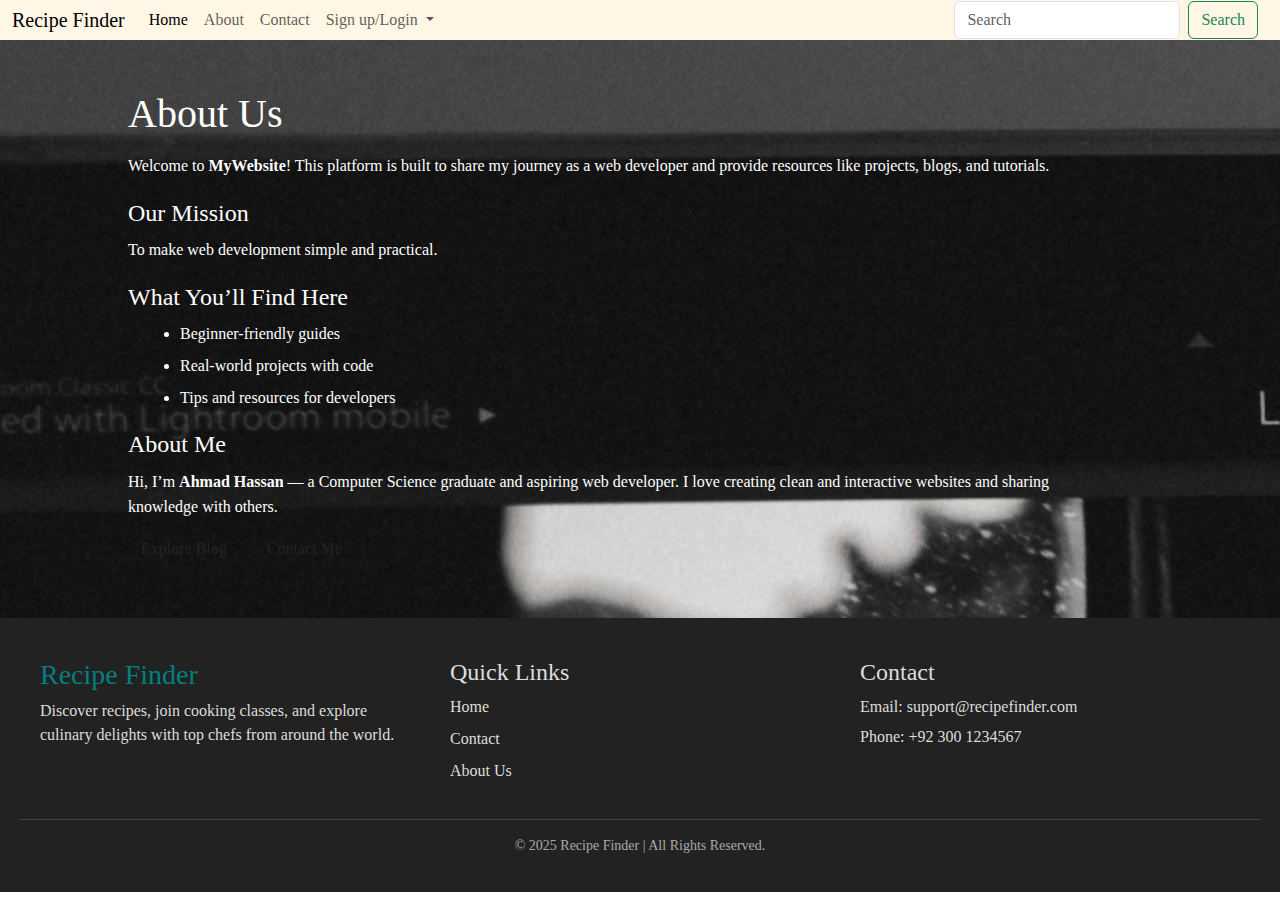
<file: about.html>
<!DOCTYPE html>
<html lang="en">

<head>
    <meta charset="UTF-8">
    <meta name="viewport" content="width=device-width, initial-scale=1.0">

         <title>Recipe Finder App</title>
    <link rel="stylesheet" href="a2.css">
    <link rel="stylesheet" href="./about.css">
    <link rel="stylesheet" href="	https://cdn.jsdelivr.net/npm/bootstrap@5.3.7/dist/css/bootstrap.min.css">
    <link href="https://cdn.jsdelivr.net/npm/bootstrap@5.3.7/dist/css/bootstrap.min.css" rel="stylesheet" integrity="sha384-LN+7fdVzj6u52u30Kp6M/trliBMCMKTyK833zpbD+pXdCLuTusPj697FH4R/5mcr" crossorigin="anonymous">


</head>
<body>
        <nav class="navbar navbar-expand-lg bg-body-tertiary" style= "padding: 0px;">
  <div class="container-fluid" style="background-color: #fff6e5; font-family: 'Times New Roman', Times, serif;" >
    <a class="navbar-brand"  href="#">Recipe Finder </a>
    <button class="navbar-toggler" type="button" data-bs-toggle="collapse" data-bs-target="#navbarSupportedContent" aria-controls="navbarSupportedContent" aria-expanded="false" aria-label="Toggle navigation">
      <span class="navbar-toggler-icon"></span>
    </button>
    <div class="collapse navbar-collapse" id="navbarSupportedContent">
      <ul class="navbar-nav me-auto mb-2 mb-lg-0">
        <li class="nav-item">
          <a class="nav-link active" aria-current="page" href="./index.html" >Home</a>
        </li>
        <li class="nav-item">
          <a class="nav-link" href="./about.html">About</a>
        </li>
         <li class="nav-item">
          <a class="nav-link" href="./contact.html">Contact</a>
        </li>
        <li class="nav-item dropdown">
          <a class="nav-link dropdown-toggle" href=""  role="button" data-bs-toggle="dropdown" aria-expanded="false">
            Sign up/Login
          </a>
          <ul class="dropdown-menu">
            <li><a class="dropdown-item" href="./signup.html">Sign up</a></li>
            <li><a class="dropdown-item" href="./login.html">Login</a></li>
            <li><hr class="dropdown-divider"></li>
            <li><a class="dropdown-item" href="./index.html">Explore As A Guest</a></li>
          </ul>
        </li>
       <!--- <li class="nav-item">
          <a class="nav-link disabled" aria-disabled="true">Disabled</a>
        </li>-->
      </ul>
      <form class="d-flex" role="search">
        <input class="form-control me-2" type="search" placeholder="Search" aria-label="Search"/>
        <button class="btn btn-outline-success" type="submit">Search</button>
      </form>
    </div>
  </div>
</nav>
    



    <section class="about">
     
        
    <div class="about-container">
      <div class="about-text">
        <h1>About Us</h1>
        <p>
          Welcome to <strong>MyWebsite</strong>!  
          This platform is built to share my journey as a web developer and provide
          resources like projects, blogs, and tutorials.  
        </p>

        <h2>Our Mission</h2>
        <p>
          To make web development simple and practical.  
        </p>

        <h2>What You’ll Find Here</h2>
        <ul>
          <li>Beginner-friendly guides</li>
          <li>Real-world projects with code</li>
          <li>Tips and resources for developers</li>
        </ul>

        <h2>About Me</h2>
        <p>
          Hi, I’m <strong>Ahmad Hassan</strong> — a Computer Science graduate and aspiring web developer.  
          I love creating clean and interactive websites and sharing knowledge with others.  
        </p>

        <a href="./about.html" class="btn">Explore Blog</a>
        <a href="./contact.html" class="btn btn-outline">Contact Me</a>
      </div>

      <div class="about-image">
        <!--<img src="./cooking3.jpg" alt="About Image">-->
      </div>
    </div>
  </section>


    <footer class="site-footer">
  <div class="footer-container">
    <div class="footer-about">
      <h3>Recipe Finder</h3>
      <p>Discover recipes, join cooking classes, and explore culinary delights with top chefs from around the world.</p>
    </div>

    <div class="footer-links">
      <h4>Quick Links</h4>
      <ul>
        <li><a href="./index.html">Home</a></li>
        <li><a href="./contact.html">Contact</a></li>
        <li><a href="./about.html">About Us</a></li>
      </ul>
    </div>

    <div class="footer-contact">
      <h4>Contact</h4>
      <p>Email: support@recipefinder.com</p>
      <p>Phone: +92 300 1234567</p>
    </div>
  </div>

  <div class="footer-bottom">
    <p>&copy; 2025 Recipe Finder | All Rights Reserved.</p>
  </div>
</footer>

<script src="https://cdn.jsdelivr.net/npm/bootstrap@5.3.2/dist/js/bootstrap.bundle.min.js"></script>


</body>
</html>
</file>
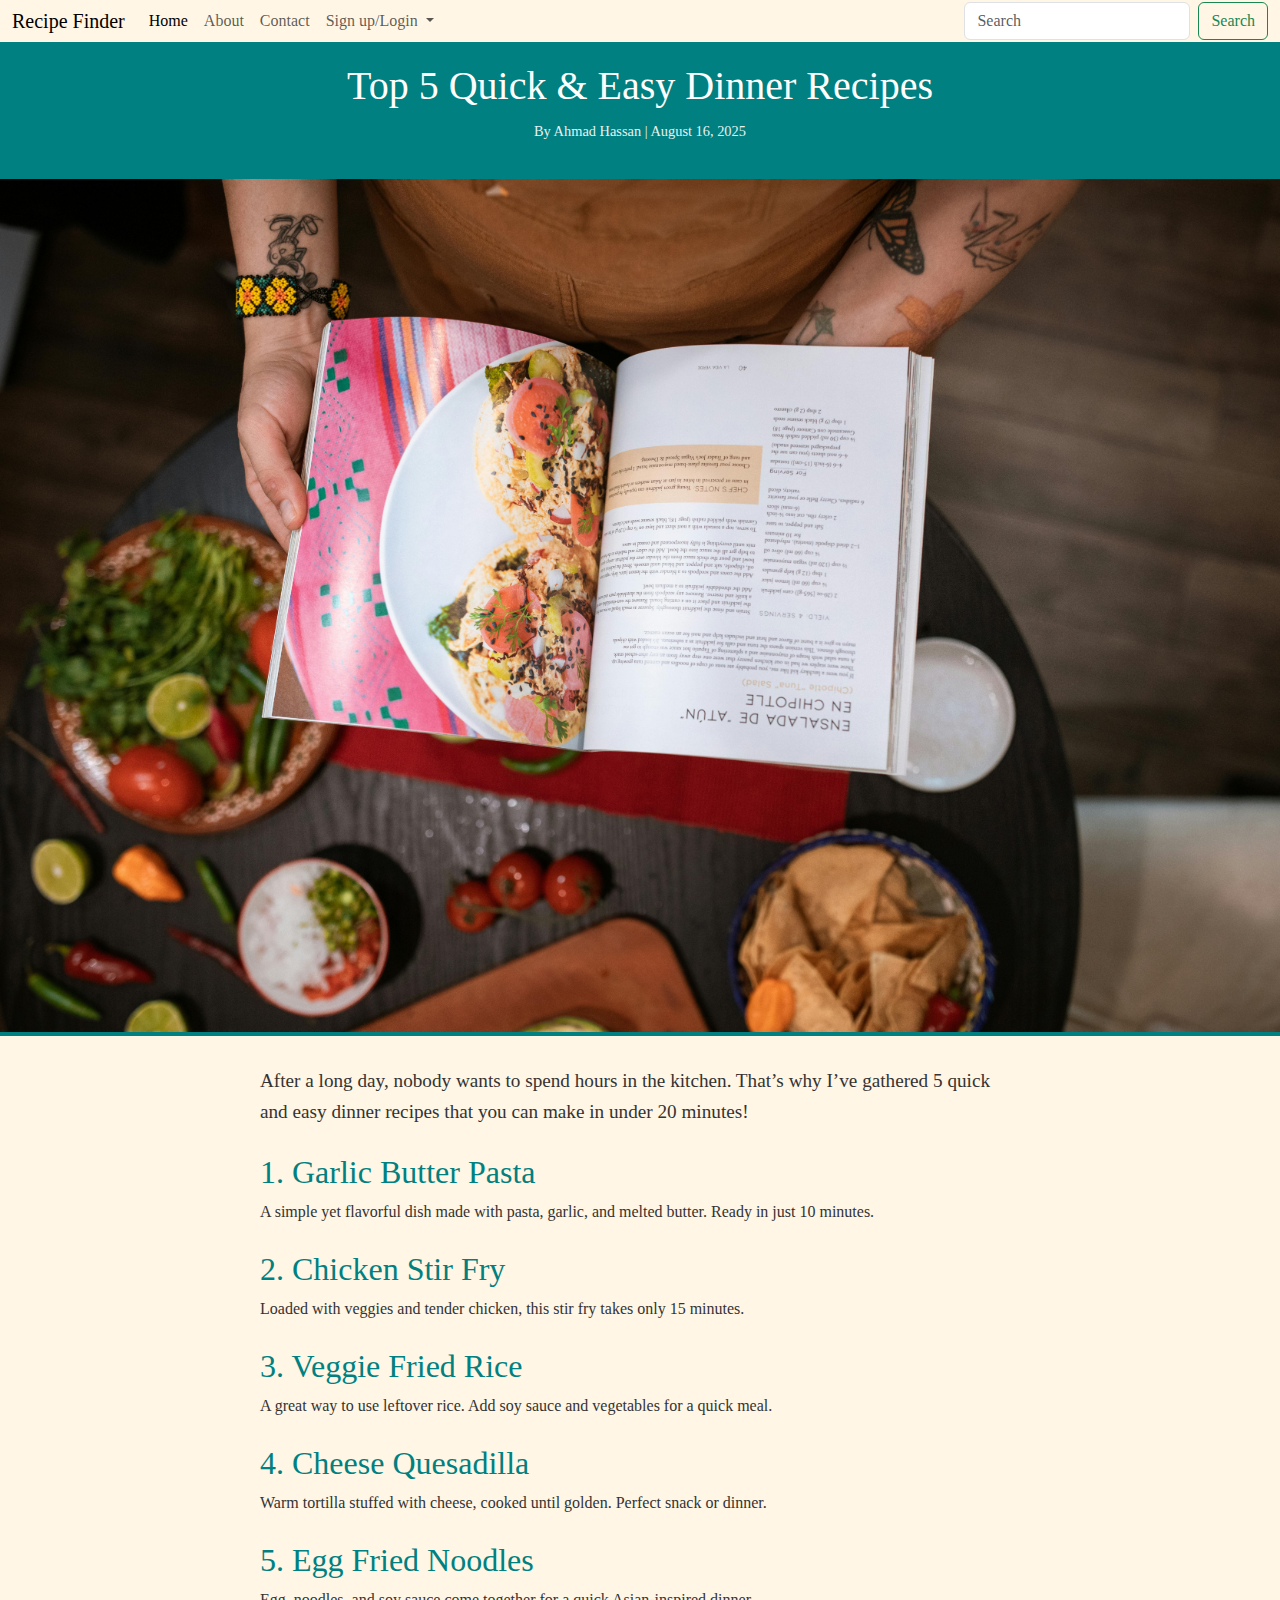
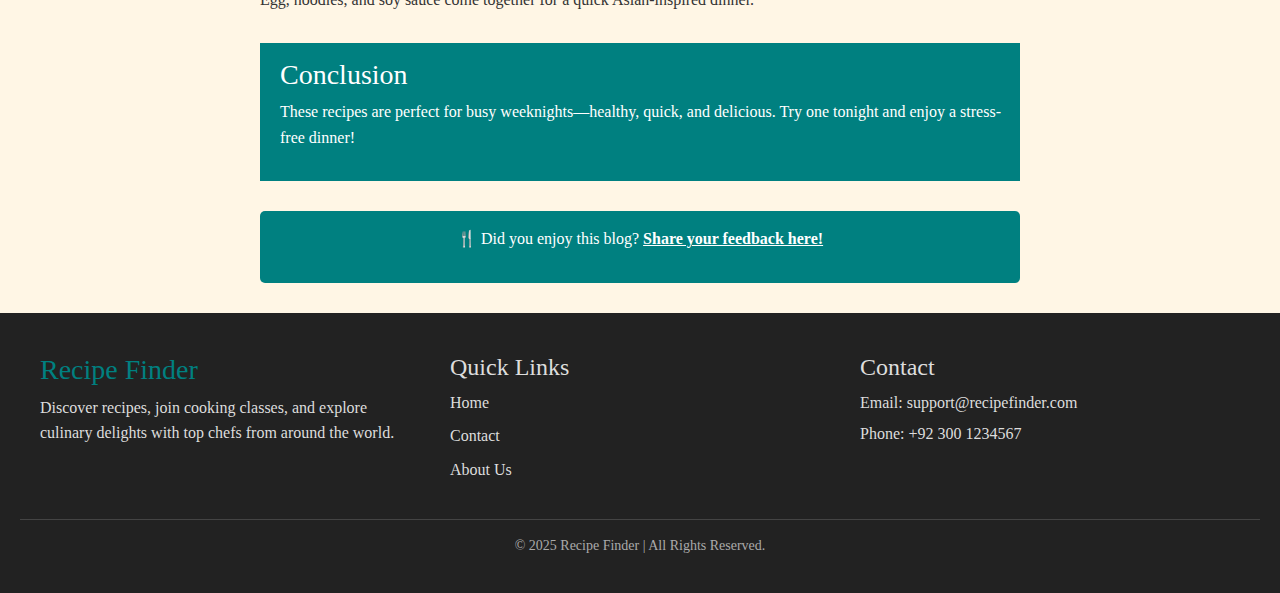
<file: blog.html>
<!DOCTYPE html>
<html lang="en">

<head>
    <meta charset="UTF-8">
    <meta name="viewport" content="width=device-width, initial-scale=1.0">

    <link href="https://cdn.jsdelivr.net/npm/bootstrap@5.3.7/dist/css/bootstrap.min.css" rel="stylesheet" integrity="sha384-LN+7fdVzj6u52u30Kp6M/trliBMCMKTyK833zpbD+pXdCLuTusPj697FH4R/5mcr" crossorigin="anonymous">
         <title>Recipe Finder App</title>
    <link rel="stylesheet" href="	https://cdn.jsdelivr.net/npm/bootstrap@5.3.7/dist/css/bootstrap.min.css">
    <link rel="stylesheet" href="a2.css">
    <link rel="stylesheet" href="./blogs.css">
</head>
<body>
        <nav class="navbar navbar-expand-lg bg-body-tertiary" style= "padding: 0px;">
  <div class="container-fluid" style="background-color: #fff6e5; font-family: 'Times New Roman', Times, serif;" >
    <a class="navbar-brand"  href="#">Recipe Finder </a>
    <button class="navbar-toggler" type="button" data-bs-toggle="collapse" data-bs-target="#navbarSupportedContent" aria-controls="navbarSupportedContent" aria-expanded="false" aria-label="Toggle navigation">
      <span class="navbar-toggler-icon"></span>
    </button>
    <div class="collapse navbar-collapse" id="navbarSupportedContent">
      <ul class="navbar-nav me-auto mb-2 mb-lg-0">
        <li class="nav-item">
          <a class="nav-link active" aria-current="page" href="./index.html" >Home</a>
        </li>
        <li class="nav-item">
          <a class="nav-link" href="./about.html">About</a>
        </li>
         <li class="nav-item">
          <a class="nav-link" href="./contact.html">Contact</a>
        </li>
        <li class="nav-item dropdown">
          <a class="nav-link dropdown-toggle" href=""  role="button" data-bs-toggle="dropdown" aria-expanded="false">
            Sign up/Login
          </a>
          <ul class="dropdown-menu">
            <li><a class="dropdown-item" href="./signup.html">Sign up</a></li>
            <li><a class="dropdown-item" href="./login.html">Login</a></li>
            <li><hr class="dropdown-divider"></li>
            <li><a class="dropdown-item" href="./index.html">Explore As A Guest</a></li>
          </ul>
        </li>
       <!--- <li class="nav-item">
          <a class="nav-link disabled" aria-disabled="true">Disabled</a>
        </li>-->
      </ul>
      <form class="d-flex" role="search">
        <input class="form-control me-2" type="search" placeholder="Search" aria-label="Search"/>
        <button class="btn btn-outline-success" type="submit">Search</button>
      </form>
    </div>
  </div>
</nav>
    

<header class="blog-header">
    <h1>Top 5 Quick & Easy Dinner Recipes</h1>
    <p class="blog-meta">By Ahmad Hassan | August 16, 2025</p>
  </header>

  <section class="blog-hero">
    <img src="./transition-img.jpg" alt="Dinner Recipes">
  </section>

  <main class="blog-content">
    <p class="intro">
      After a long day, nobody wants to spend hours in the kitchen. That’s why I’ve gathered 5 quick and easy dinner recipes that you can make in under 20 minutes!
    </p>

    <h2>1. Garlic Butter Pasta</h2>
    <p>A simple yet flavorful dish made with pasta, garlic, and melted butter. Ready in just 10 minutes.</p>

    <h2>2. Chicken Stir Fry</h2>
    <p>Loaded with veggies and tender chicken, this stir fry takes only 15 minutes.</p>

    <h2>3. Veggie Fried Rice</h2>
    <p>A great way to use leftover rice. Add soy sauce and vegetables for a quick meal.</p>

    <h2>4. Cheese Quesadilla</h2>
    <p>Warm tortilla stuffed with cheese, cooked until golden. Perfect snack or dinner.</p>

    <h2>5. Egg Fried Noodles</h2>
    <p>Egg, noodles, and soy sauce come together for a quick Asian-inspired dinner.</p>

    <div class="conclusion">
      <h3>Conclusion</h3>
      <p>
        These recipes are perfect for busy weeknights—healthy, quick, and delicious. 
        Try one tonight and enjoy a stress-free dinner!
      </p>
    </div>

    <div class="cta">
      <p>🍴 Did you enjoy this blog? <a href="contact.html">Share your feedback here!</a></p>
    </div>
  </main>

    <footer class="site-footer">
  <div class="footer-container">
    <div class="footer-about">
      <h3>Recipe Finder</h3>
      <p>Discover recipes, join cooking classes, and explore culinary delights with top chefs from around the world.</p>
    </div>

    <div class="footer-links">
      <h4>Quick Links</h4>
      <ul>
        <li><a href="./index.html">Home</a></li>
        <li><a href="./contact.html">Contact</a></li>
        <li><a href="./about.html">About Us</a></li>
      </ul>
    </div>

    <div class="footer-contact">
      <h4>Contact</h4>
      <p>Email: support@recipefinder.com</p>
      <p>Phone: +92 300 1234567</p>
    </div>
  </div>

  <div class="footer-bottom">
    <p>&copy; 2025 Recipe Finder | All Rights Reserved.</p>
  </div>
</footer>
   

<script src="https://cdn.jsdelivr.net/npm/bootstrap@5.3.2/dist/js/bootstrap.bundle.min.js"></script>

</body>

</html>
</file>
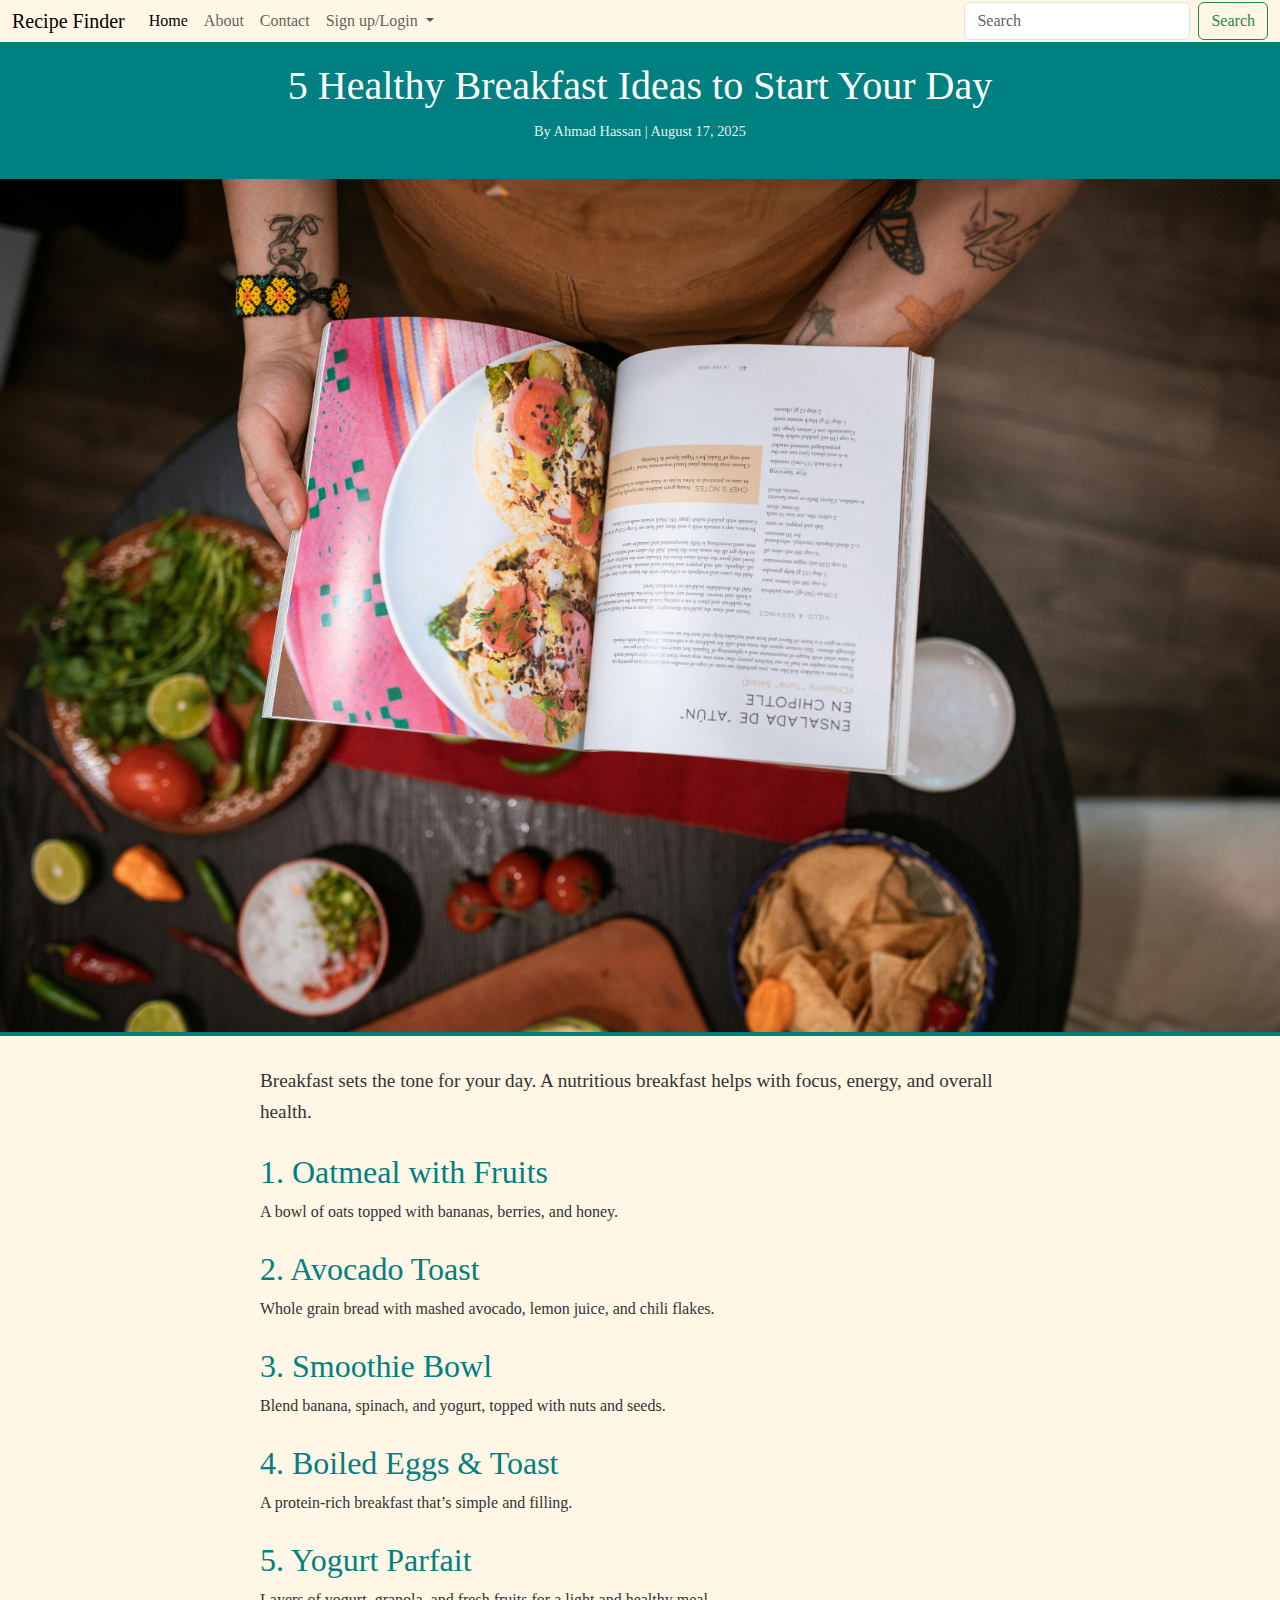
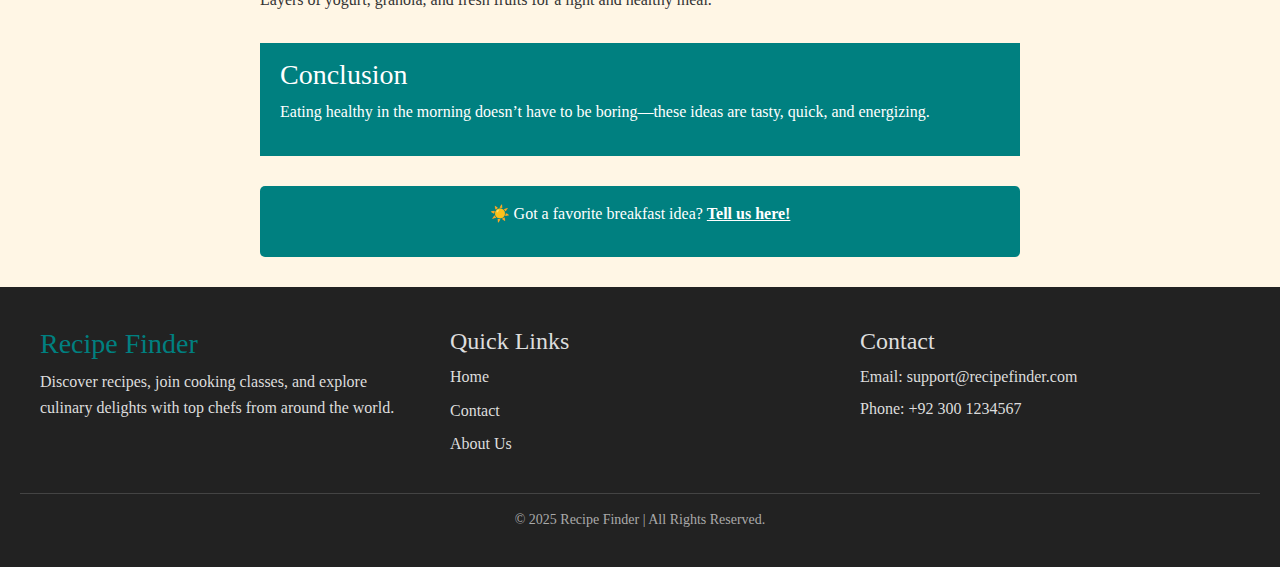
<file: blog2.html>
<!DOCTYPE html>
<html lang="en">

<head>
    <meta charset="UTF-8">
    <meta name="viewport" content="width=device-width, initial-scale=1.0">

    <link href="https://cdn.jsdelivr.net/npm/bootstrap@5.3.7/dist/css/bootstrap.min.css" rel="stylesheet" integrity="sha384-LN+7fdVzj6u52u30Kp6M/trliBMCMKTyK833zpbD+pXdCLuTusPj697FH4R/5mcr" crossorigin="anonymous">
         <title>Recipe Finder App</title>
    <link rel="stylesheet" href="	https://cdn.jsdelivr.net/npm/bootstrap@5.3.7/dist/css/bootstrap.min.css">
    <link rel="stylesheet" href="a2.css">
    <link rel="stylesheet" href="./blogs.css">
</head>
<body>
        <nav class="navbar navbar-expand-lg bg-body-tertiary" style= "padding: 0px;">
  <div class="container-fluid" style="background-color: #fff6e5; font-family: 'Times New Roman', Times, serif;" >
    <a class="navbar-brand"  href="#">Recipe Finder </a>
    <button class="navbar-toggler" type="button" data-bs-toggle="collapse" data-bs-target="#navbarSupportedContent" aria-controls="navbarSupportedContent" aria-expanded="false" aria-label="Toggle navigation">
      <span class="navbar-toggler-icon"></span>
    </button>
    <div class="collapse navbar-collapse" id="navbarSupportedContent">
      <ul class="navbar-nav me-auto mb-2 mb-lg-0">
        <li class="nav-item">
          <a class="nav-link active" aria-current="page" href="./index.html" >Home</a>
        </li>
        <li class="nav-item">
          <a class="nav-link" href="./about.html">About</a>
        </li>
         <li class="nav-item">
          <a class="nav-link" href="./contact.html">Contact</a>
        </li>
        <li class="nav-item dropdown">
          <a class="nav-link dropdown-toggle" href=""  role="button" data-bs-toggle="dropdown" aria-expanded="false">
            Sign up/Login
          </a>
          <ul class="dropdown-menu">
            <li><a class="dropdown-item" href="./signup.html">Sign up</a></li>
            <li><a class="dropdown-item" href="./login.html">Login</a></li>
            <li><hr class="dropdown-divider"></li>
            <li><a class="dropdown-item" href="./index.html">Explore As A Guest</a></li>
          </ul>
        </li>
       <!--- <li class="nav-item">
          <a class="nav-link disabled" aria-disabled="true">Disabled</a>
        </li>-->
      </ul>
      <form class="d-flex" role="search">
        <input class="form-control me-2" type="search" placeholder="Search" aria-label="Search"/>
        <button class="btn btn-outline-success" type="submit">Search</button>
      </form>
    </div>
  </div>
</nav>
    

<header class="blog-header">
  <h1>5 Healthy Breakfast Ideas to Start Your Day</h1>
  <p class="blog-meta">By Ahmad Hassan | August 17, 2025</p>
</header>

<section class="blog-hero">
  <img src="./transition-img.jpg" alt="Healthy Breakfast">
</section>

<main class="blog-content">
  <p class="intro">
    Breakfast sets the tone for your day. A nutritious breakfast helps with focus, energy, and overall health.
  </p>

  <h2>1. Oatmeal with Fruits</h2>
  <p>A bowl of oats topped with bananas, berries, and honey.</p>

  <h2>2. Avocado Toast</h2>
  <p>Whole grain bread with mashed avocado, lemon juice, and chili flakes.</p>

  <h2>3. Smoothie Bowl</h2>
  <p>Blend banana, spinach, and yogurt, topped with nuts and seeds.</p>

  <h2>4. Boiled Eggs & Toast</h2>
  <p>A protein-rich breakfast that’s simple and filling.</p>

  <h2>5. Yogurt Parfait</h2>
  <p>Layers of yogurt, granola, and fresh fruits for a light and healthy meal.</p>

  <div class="conclusion">
    <h3>Conclusion</h3>
    <p>Eating healthy in the morning doesn’t have to be boring—these ideas are tasty, quick, and energizing.</p>
  </div>

  <div class="cta">
    <p>☀️ Got a favorite breakfast idea? <a href="contact.html">Tell us here!</a></p>
  </div>
</main>

    <footer class="site-footer">
  <div class="footer-container">
    <div class="footer-about">
      <h3>Recipe Finder</h3>
      <p>Discover recipes, join cooking classes, and explore culinary delights with top chefs from around the world.</p>
    </div>

    <div class="footer-links">
      <h4>Quick Links</h4>
      <ul>
        <li><a href="./index.html">Home</a></li>
        <li><a href="./contact.html">Contact</a></li>
        <li><a href="./about.html">About Us</a></li>
      </ul>
    </div>

    <div class="footer-contact">
      <h4>Contact</h4>
      <p>Email: support@recipefinder.com</p>
      <p>Phone: +92 300 1234567</p>
    </div>
  </div>

  <div class="footer-bottom">
    <p>&copy; 2025 Recipe Finder | All Rights Reserved.</p>
  </div>
</footer>
   

<script src="https://cdn.jsdelivr.net/npm/bootstrap@5.3.2/dist/js/bootstrap.bundle.min.js"></script>

</body>

</html>
</file>
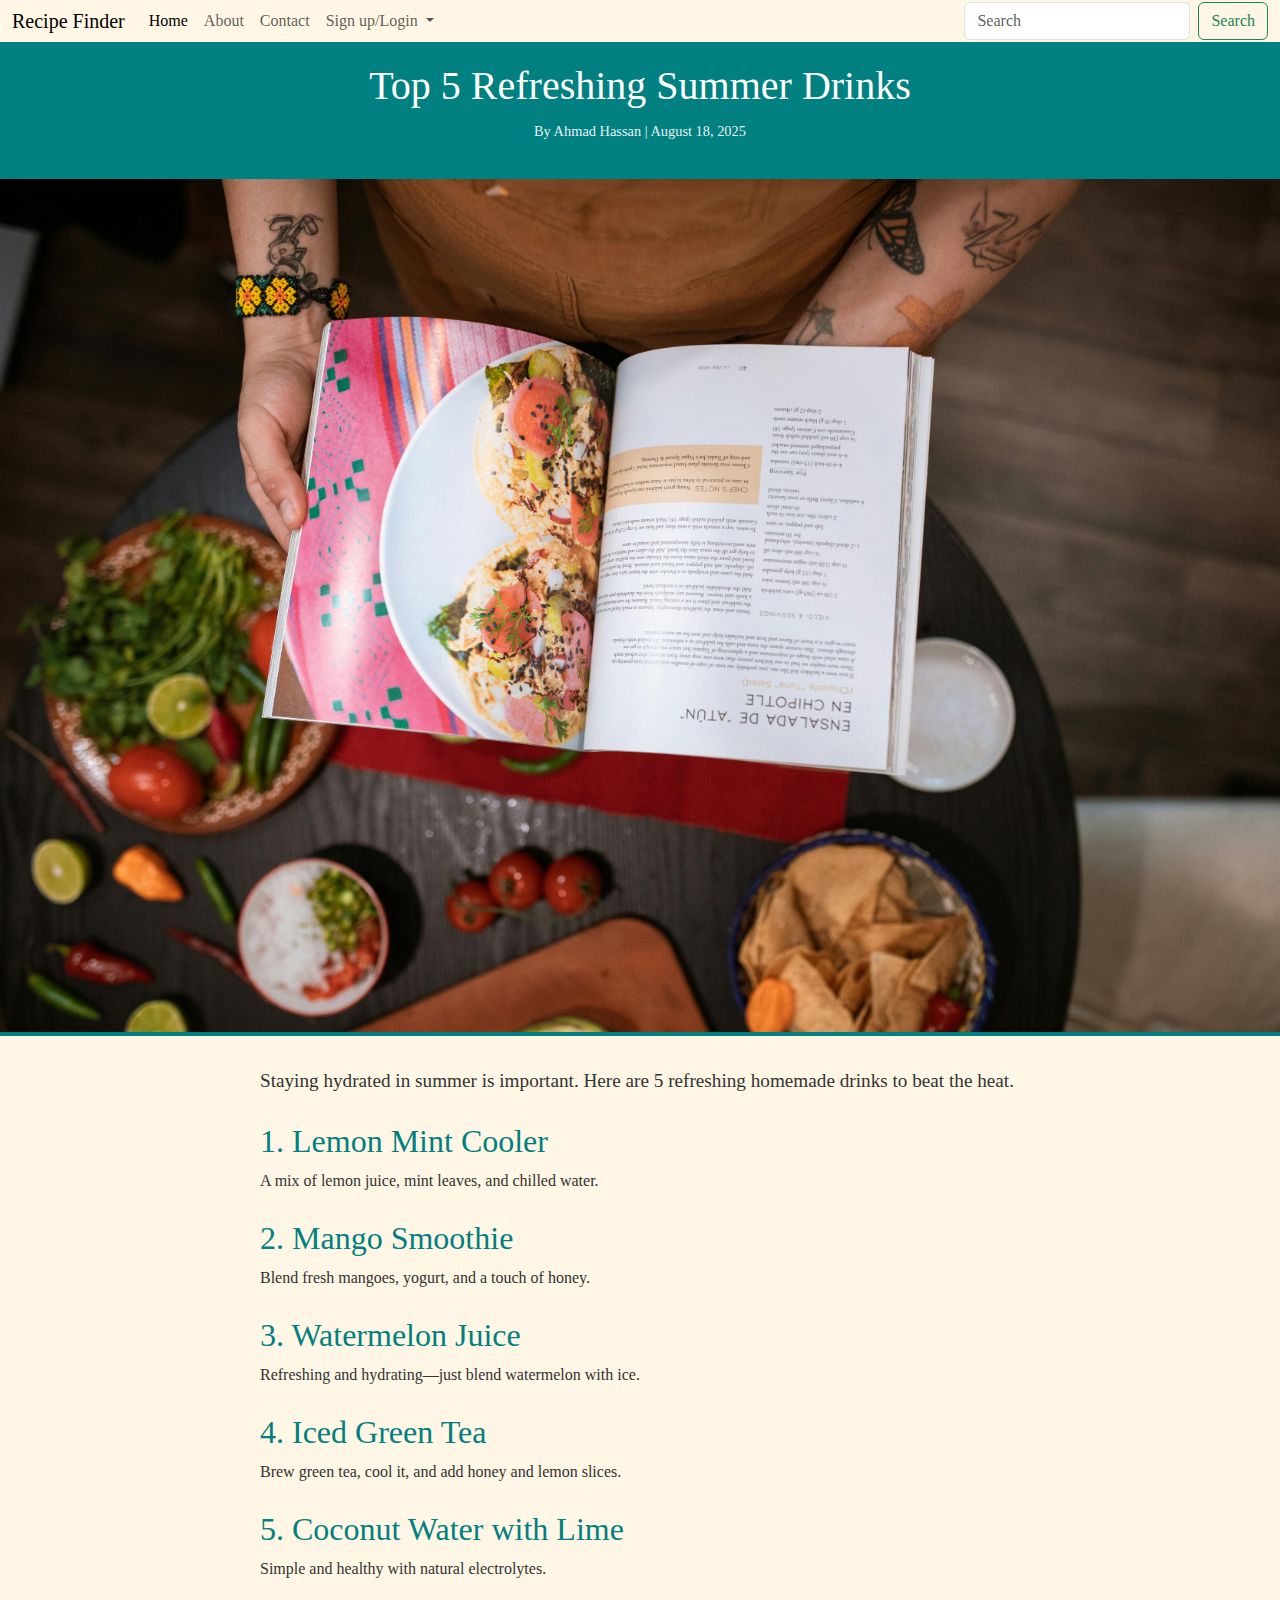
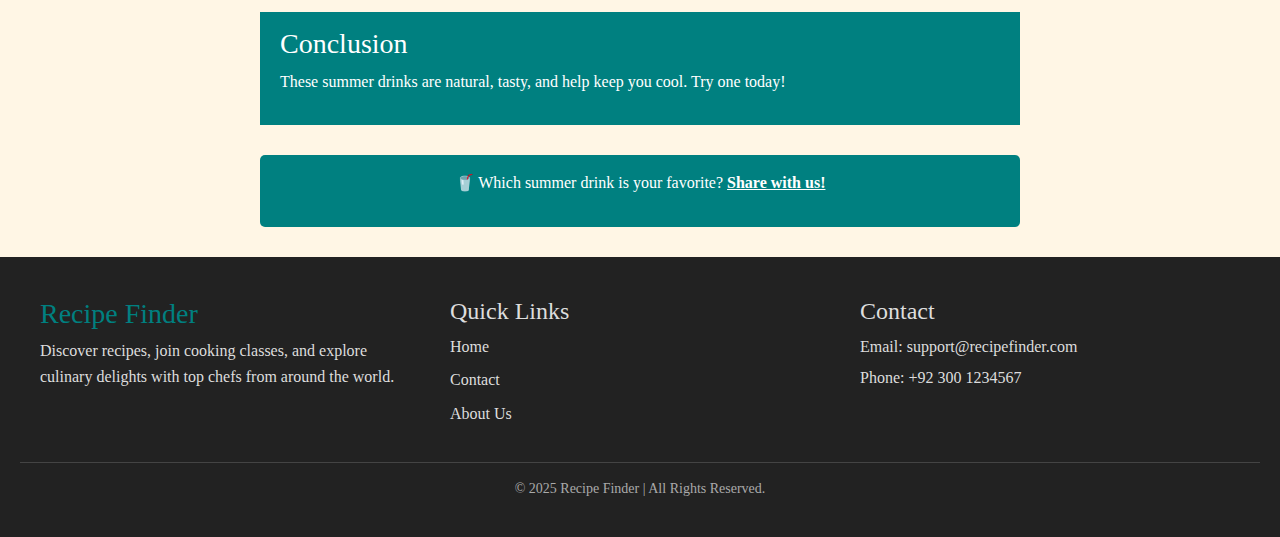
<file: bolg1.html>
<!DOCTYPE html>
<html lang="en">

<head>
    <meta charset="UTF-8">
    <meta name="viewport" content="width=device-width, initial-scale=1.0">

    <link href="https://cdn.jsdelivr.net/npm/bootstrap@5.3.7/dist/css/bootstrap.min.css" rel="stylesheet" integrity="sha384-LN+7fdVzj6u52u30Kp6M/trliBMCMKTyK833zpbD+pXdCLuTusPj697FH4R/5mcr" crossorigin="anonymous">
         <title>Recipe Finder App</title>
    <link rel="stylesheet" href="	https://cdn.jsdelivr.net/npm/bootstrap@5.3.7/dist/css/bootstrap.min.css">
    <link rel="stylesheet" href="a2.css">
    <link rel="stylesheet" href="./blogs.css">
</head>
<body>
        <nav class="navbar navbar-expand-lg bg-body-tertiary" style= "padding: 0px;">
  <div class="container-fluid" style="background-color: #fff6e5; font-family: 'Times New Roman', Times, serif;" >
    <a class="navbar-brand"  href="#">Recipe Finder </a>
    <button class="navbar-toggler" type="button" data-bs-toggle="collapse" data-bs-target="#navbarSupportedContent" aria-controls="navbarSupportedContent" aria-expanded="false" aria-label="Toggle navigation">
      <span class="navbar-toggler-icon"></span>
    </button>
    <div class="collapse navbar-collapse" id="navbarSupportedContent">
      <ul class="navbar-nav me-auto mb-2 mb-lg-0">
        <li class="nav-item">
          <a class="nav-link active" aria-current="page" href="./recipefinder.html" >Home</a>
        </li>
        <li class="nav-item">
          <a class="nav-link" href="./about.html">About</a>
        </li>
         <li class="nav-item">
          <a class="nav-link" href="./contact.html">Contact</a>
        </li>
        <li class="nav-item dropdown">
          <a class="nav-link dropdown-toggle" href=""  role="button" data-bs-toggle="dropdown" aria-expanded="false">
            Sign up/Login
          </a>
          <ul class="dropdown-menu">
            <li><a class="dropdown-item" href="./signup.html">Sign up</a></li>
            <li><a class="dropdown-item" href="./login.html">Login</a></li>
            <li><hr class="dropdown-divider"></li>
            <li><a class="dropdown-item" href="./recipefinder.html">Explore As A Guest</a></li>
          </ul>
        </li>
       <!--- <li class="nav-item">
          <a class="nav-link disabled" aria-disabled="true">Disabled</a>
        </li>-->
      </ul>
      <form class="d-flex" role="search">
        <input class="form-control me-2" type="search" placeholder="Search" aria-label="Search"/>
        <button class="btn btn-outline-success" type="submit">Search</button>
      </form>
    </div>
  </div>
</nav>
    

<header class="blog-header">
  <h1>Top 5 Refreshing Summer Drinks</h1>
  <p class="blog-meta">By Ahmad Hassan | August 18, 2025</p>
</header>

<section class="blog-hero">
  <img src="./transition-img.jpg" alt="Summer Drinks">
</section>

<main class="blog-content">
  <p class="intro">
    Staying hydrated in summer is important. Here are 5 refreshing homemade drinks to beat the heat.
  </p>

  <h2>1. Lemon Mint Cooler</h2>
  <p>A mix of lemon juice, mint leaves, and chilled water.</p>

  <h2>2. Mango Smoothie</h2>
  <p>Blend fresh mangoes, yogurt, and a touch of honey.</p>

  <h2>3. Watermelon Juice</h2>
  <p>Refreshing and hydrating—just blend watermelon with ice.</p>

  <h2>4. Iced Green Tea</h2>
  <p>Brew green tea, cool it, and add honey and lemon slices.</p>

  <h2>5. Coconut Water with Lime</h2>
  <p>Simple and healthy with natural electrolytes.</p>

  <div class="conclusion">
    <h3>Conclusion</h3>
    <p>These summer drinks are natural, tasty, and help keep you cool. Try one today!</p>
  </div>

  <div class="cta">
    <p>🥤 Which summer drink is your favorite? <a href="contact.html">Share with us!</a></p>
  </div>
</main>


    <footer class="site-footer">
  <div class="footer-container">
    <div class="footer-about">
      <h3>Recipe Finder</h3>
      <p>Discover recipes, join cooking classes, and explore culinary delights with top chefs from around the world.</p>
    </div>

    <div class="footer-links">
      <h4>Quick Links</h4>
      <ul>
        <li><a href="./recipefinder.html">Home</a></li>
        <li><a href="./contact.html">Contact</a></li>
        <li><a href="./about.html">About Us</a></li>
      </ul>
    </div>

    <div class="footer-contact">
      <h4>Contact</h4>
      <p>Email: support@recipefinder.com</p>
      <p>Phone: +92 300 1234567</p>
    </div>
  </div>

  <div class="footer-bottom">
    <p>&copy; 2025 Recipe Finder | All Rights Reserved.</p>
  </div>
</footer>
   

<script src="https://cdn.jsdelivr.net/npm/bootstrap@5.3.2/dist/js/bootstrap.bundle.min.js"></script>

</body>

</html>
</file>
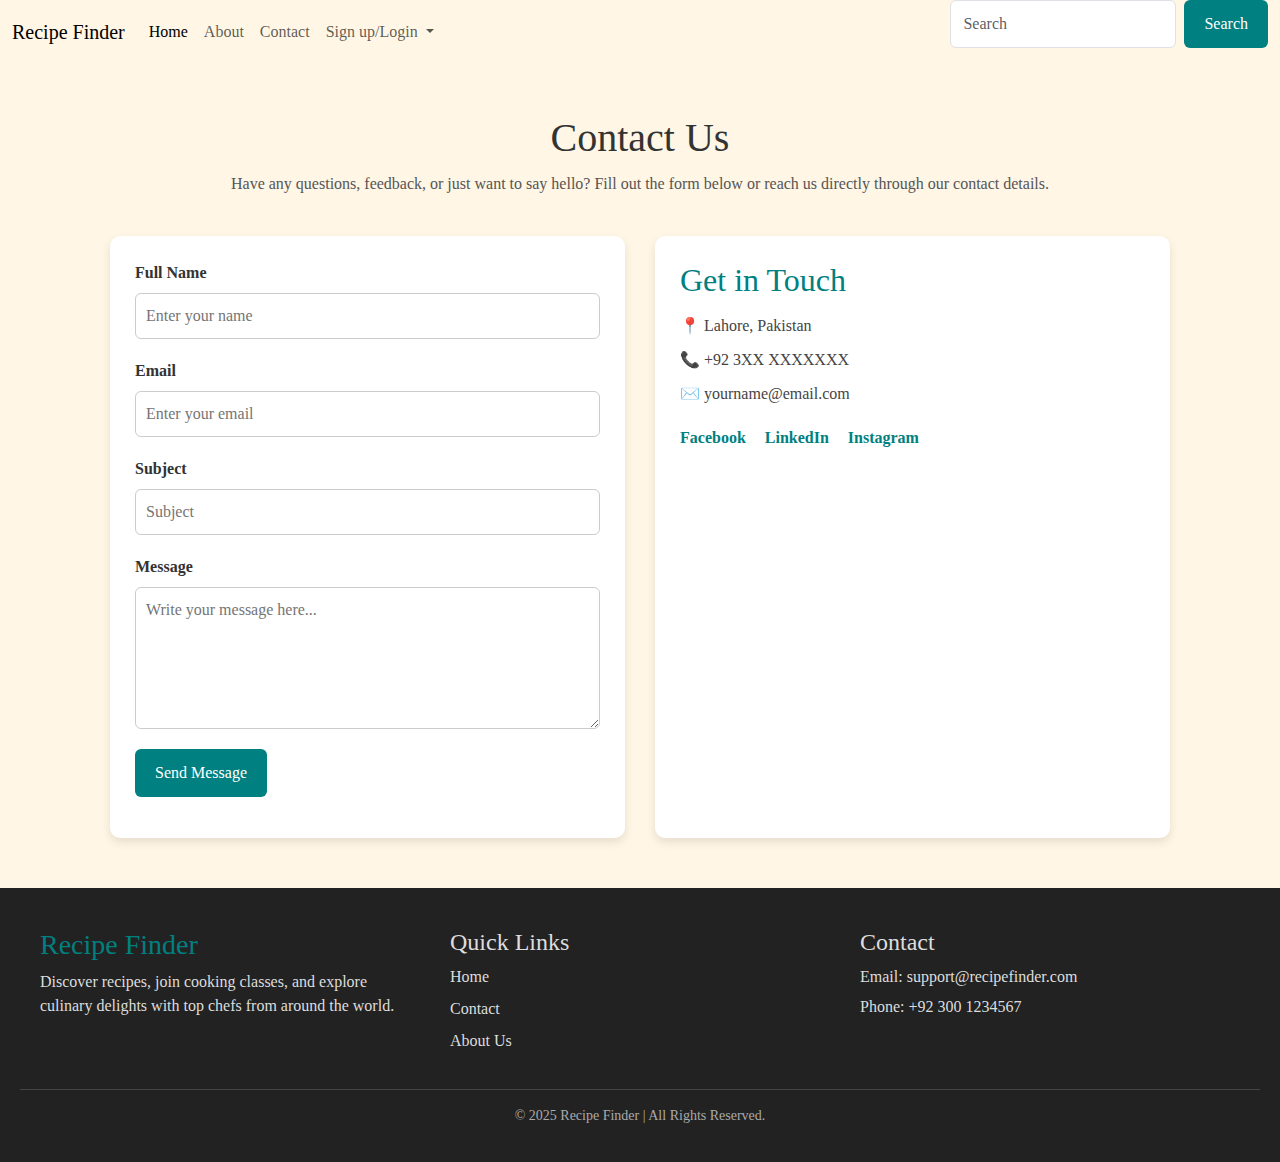
<file: contact.html>
<html lang="en">
<head>
    <meta charset="UTF-8">
    <meta name="viewport" content="width=device-width, initial-scale=1.0">
    <title>Contact</title>
    <link href="https://cdn.jsdelivr.net/npm/bootstrap@5.3.7/dist/css/bootstrap.min.css" rel="stylesheet" integrity="sha384-LN+7fdVzj6u52u30Kp6M/trliBMCMKTyK833zpbD+pXdCLuTusPj697FH4R/5mcr" crossorigin="anonymous">
    <link rel="stylesheet" href="	https://cdn.jsdelivr.net/npm/bootstrap@5.3.7/dist/css/bootstrap.min.css">
    <link rel="stylesheet" href="a2.css">
    <link rel="stylesheet" href="./contact.css">
</head>
<body>
        <nav class="navbar navbar-expand-lg bg-body-tertiary" style= "padding: 0px;">
  <div class="container-fluid" style="background-color: #fff6e5; font-family: 'Times New Roman', Times, serif;" >
    <a class="navbar-brand"  href="#">Recipe Finder </a>
    <button class="navbar-toggler" type="button" data-bs-toggle="collapse" data-bs-target="#navbarSupportedContent" aria-controls="navbarSupportedContent" aria-expanded="false" aria-label="Toggle navigation">
      <span class="navbar-toggler-icon"></span>
    </button>
    <div class="collapse navbar-collapse" id="navbarSupportedContent">
      <ul class="navbar-nav me-auto mb-2 mb-lg-0">
        <li class="nav-item">
          <a class="nav-link active" aria-current="page" href="./recipefinder.html" >Home</a>
        </li>
        <li class="nav-item">
          <a class="nav-link" href="./about.html">About</a>
        </li>
         <li class="nav-item">
          <a class="nav-link" href="./contact.html">Contact</a>
        </li>
        <li class="nav-item dropdown">
          <a class="nav-link dropdown-toggle" href=""  role="button" data-bs-toggle="dropdown" aria-expanded="false">
            Sign up/Login
          </a>
          <ul class="dropdown-menu">
            <li><a class="dropdown-item" href="./signup.html">Sign up</a></li>
            <li><a class="dropdown-item" href="./login.html">Login</a></li>
            <li><hr class="dropdown-divider"></li>
            <li><a class="dropdown-item" href="./recipefinder.html">Explore As A Guest</a></li>
          </ul>
        </li>
      </ul>
      <form class="d-flex" role="search">
        <input class="form-control me-2" type="search" placeholder="Search" aria-label="Search"/>
        <button class="btn btn-outline-success" type="submit">Search</button>
      </form>
    </div>
  </div>
</nav>



     <section class="contact-section">
    <h1>Contact Us</h1>
    <p class="contact-intro">
      Have any questions, feedback, or just want to say hello? Fill out the form below or reach us directly through our contact details.
    </p>

    <div class="contact-container">
      <div class="contact-form">
        <form>
          <label for="name">Full Name</label>
          <input type="text" id="name" placeholder="Enter your name" required>

          <label for="email">Email</label>
          <input type="email" id="email" placeholder="Enter your email" required>

          <label for="subject">Subject</label>
          <input type="text" id="subject" placeholder="Subject">

          <label for="message">Message</label>
          <textarea id="message" rows="5" placeholder="Write your message here..."></textarea>

          <button type="submit" class="btn">Send Message</button>
        </form>
      </div>

      <div class="contact-info">
        <h2>Get in Touch</h2>
        <p>📍 Lahore, Pakistan</p>
        <p>📞 +92 3XX XXXXXXX</p>
        <p>✉️ yourname@email.com</p>

        <div class="social-links">
          <a href="#">Facebook</a>
          <a href="#">LinkedIn</a>
          <a href="#">Instagram</a>
        </div>
      </div>
    </div>
  </section>
    
    <footer class="site-footer">
  <div class="footer-container">
    <div class="footer-about">
      <h3>Recipe Finder</h3>
      <p>Discover recipes, join cooking classes, and explore culinary delights with top chefs from around the world.</p>
    </div>

    <div class="footer-links">
      <h4>Quick Links</h4>
      <ul>
        <li><a href="./recipefinder.html">Home</a></li>
        <li><a href="./contact.html">Contact</a></li>
        <li><a href="./about.html">About Us</a></li>
      </ul>
    </div>

    <div class="footer-contact">
      <h4>Contact</h4>
      <p>Email: support@recipefinder.com</p>
      <p>Phone: +92 300 1234567</p>
    </div>
  </div>

  <div class="footer-bottom">
    <p>&copy; 2025 Recipe Finder | All Rights Reserved.</p>
  </div>
</footer>

<script src="https://cdn.jsdelivr.net/npm/bootstrap@5.3.2/dist/js/bootstrap.bundle.min.js"></script>

</body>
</html>
</file>
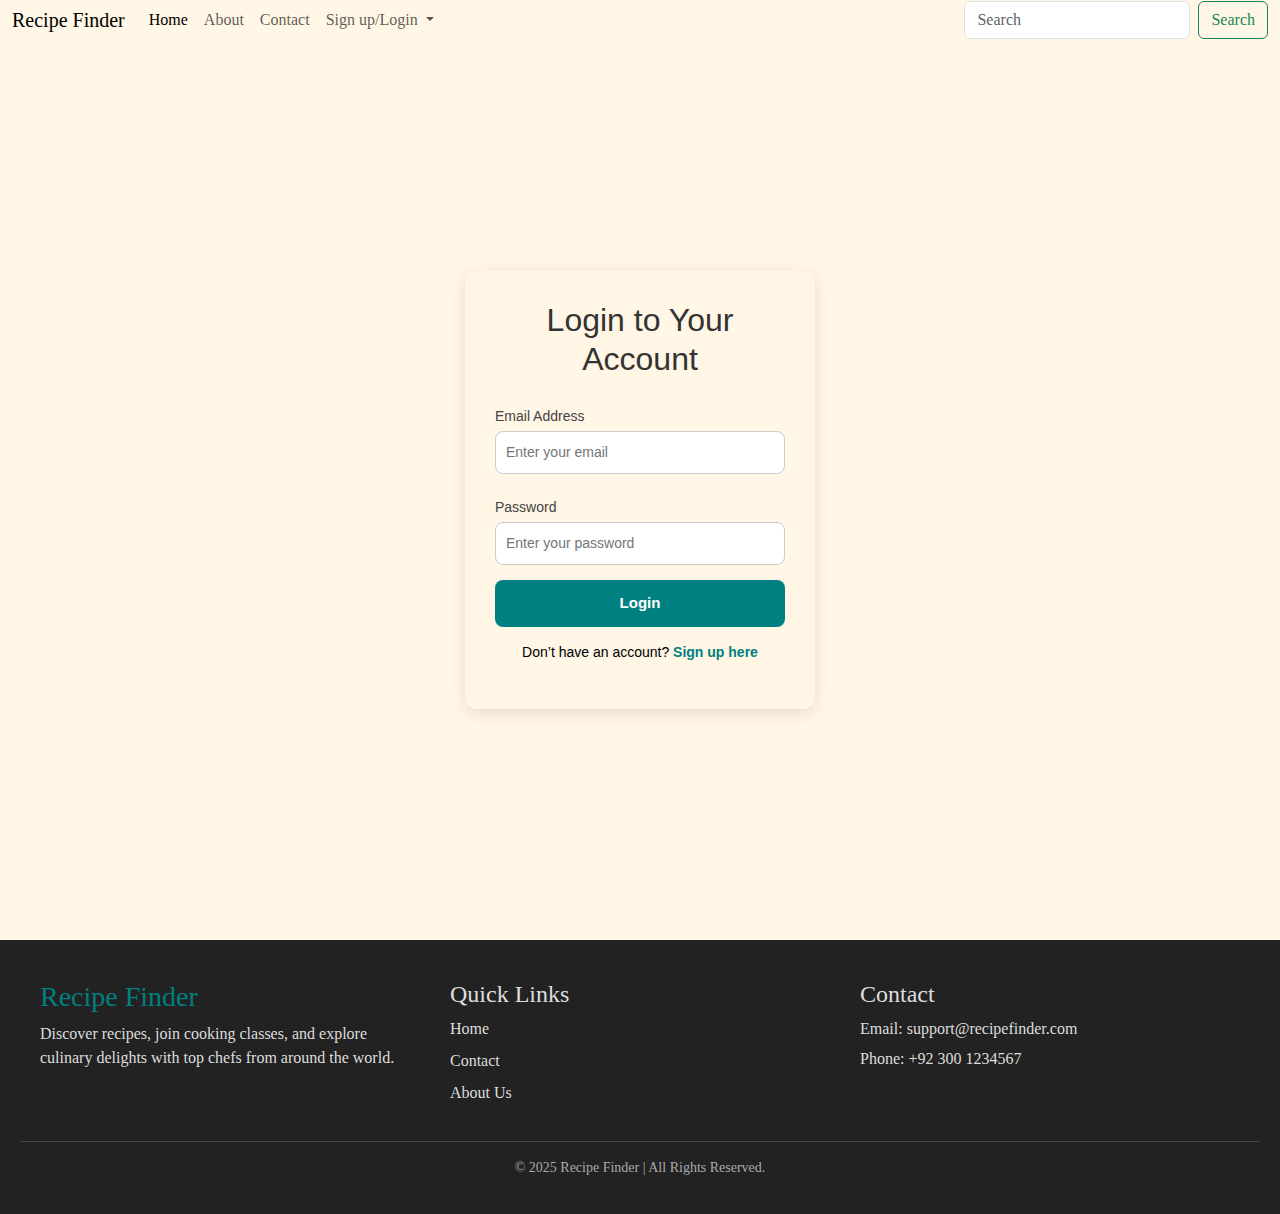
<file: login.html>
<!DOCTYPE html>
<html lang="en">

<head>
    <meta charset="UTF-8">
    <meta name="viewport" content="width=device-width, initial-scale=1.0">

    <link href="https://cdn.jsdelivr.net/npm/bootstrap@5.3.7/dist/css/bootstrap.min.css" rel="stylesheet" integrity="sha384-LN+7fdVzj6u52u30Kp6M/trliBMCMKTyK833zpbD+pXdCLuTusPj697FH4R/5mcr" crossorigin="anonymous">
         <title>Recipe Finder App</title>
    <link rel="stylesheet" href="	https://cdn.jsdelivr.net/npm/bootstrap@5.3.7/dist/css/bootstrap.min.css">
    <link rel="stylesheet" href="a2.css">
    <link rel="stylesheet" href="./auth.css">
</head>
<body>
        <nav class="navbar navbar-expand-lg bg-body-tertiary" style= "padding: 0px;">
  <div class="container-fluid" style="background-color: #fff6e5; font-family: 'Times New Roman', Times, serif;" >
    <a class="navbar-brand"  href="#">Recipe Finder </a>
    <button class="navbar-toggler" type="button" data-bs-toggle="collapse" data-bs-target="#navbarSupportedContent" aria-controls="navbarSupportedContent" aria-expanded="false" aria-label="Toggle navigation">
      <span class="navbar-toggler-icon"></span>
    </button>
    <div class="collapse navbar-collapse" id="navbarSupportedContent">
      <ul class="navbar-nav me-auto mb-2 mb-lg-0">
        <li class="nav-item">
          <a class="nav-link active" aria-current="page" href="./index.html" >Home</a>
        </li>
        <li class="nav-item">
          <a class="nav-link" href="./about.html">About</a>
        </li>
         <li class="nav-item">
          <a class="nav-link" href="./contact.html">Contact</a>
        </li>
        <li class="nav-item dropdown">
          <a class="nav-link dropdown-toggle" href=""  role="button" data-bs-toggle="dropdown" aria-expanded="false">
            Sign up/Login
          </a>
          <ul class="dropdown-menu">
            <li><a class="dropdown-item" href="./signup.html">Sign up</a></li>
            <li><a class="dropdown-item" href="./login.html">Login</a></li>
            <li><hr class="dropdown-divider"></li>
            <li><a class="dropdown-item" href="./index.html">Explore As A Guest</a></li>
          </ul>
        </li>
       <!--- <li class="nav-item">
          <a class="nav-link disabled" aria-disabled="true">Disabled</a>
        </li>-->
      </ul>
      <form class="d-flex" role="search">
        <input class="form-control me-2" type="search" placeholder="Search" aria-label="Search"/>
        <button class="btn btn-outline-success" type="submit">Search</button>
      </form>
    </div>
  </div>
</nav>

<div class="auth-page">  
 <div class="auth-container">
    <h2>Login to Your Account</h2>
    <form action="#" method="POST" class="auth-form">
      <label for="email">Email Address</label>
      <input type="email" id="email" name="email" placeholder="Enter your email" required>

      <label for="password">Password</label>
      <input type="password" id="password" name="password" placeholder="Enter your password" required>

      <button type="submit">Login</button>
    </form>

    <p class="auth-switch">
      Don’t have an account? <a href="signup.html">Sign up here</a>
    </p>
  </div>
</div>


<footer class="site-footer">
  <div class="footer-container">
    <div class="footer-about">
      <h3>Recipe Finder</h3>
      <p>Discover recipes, join cooking classes, and explore culinary delights with top chefs from around the world.</p>
    </div>

    <div class="footer-links">
      <h4>Quick Links</h4>
      <ul>
        <li><a href="./index.html">Home</a></li>
        <li><a href="./contact.html">Contact</a></li>
        <li><a href="./about.html">About Us</a></li>
      </ul>
    </div>

    <div class="footer-contact">
      <h4>Contact</h4>
      <p>Email: support@recipefinder.com</p>
      <p>Phone: +92 300 1234567</p>
    </div>
  </div>

  <div class="footer-bottom">
    <p>&copy; 2025 Recipe Finder | All Rights Reserved.</p>
  </div>
</footer>
<script src="https://cdn.jsdelivr.net/npm/bootstrap@5.3.2/dist/js/bootstrap.bundle.min.js"></script>

</body>
</html>
</file>
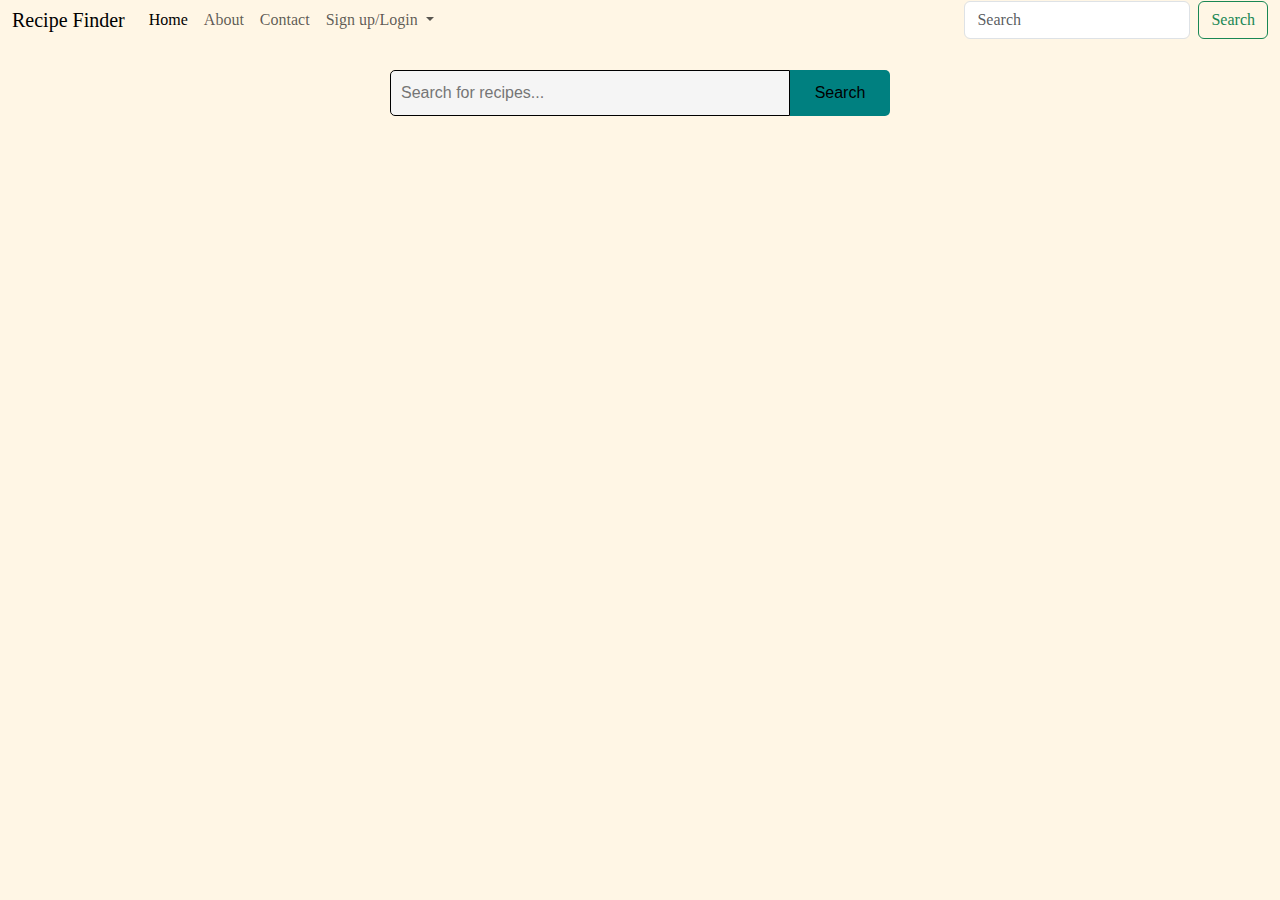
<file: recipes.html>
<!DOCTYPE html>
<html lang="en">

<head>
    <meta charset="UTF-8">
    <meta name="viewport" content="width=device-width, initial-scale=1.0">

    <link href="https://cdn.jsdelivr.net/npm/bootstrap@5.3.7/dist/css/bootstrap.min.css" rel="stylesheet" integrity="sha384-LN+7fdVzj6u52u30Kp6M/trliBMCMKTyK833zpbD+pXdCLuTusPj697FH4R/5mcr" crossorigin="anonymous">
         <title>Recipe Finder App</title>
    <link rel="stylesheet" href="	https://cdn.jsdelivr.net/npm/bootstrap@5.3.7/dist/css/bootstrap.min.css">
    <link rel="stylesheet" href="a2.css">
</head>
<body>
        <nav class="navbar navbar-expand-lg bg-body-tertiary" style= "padding: 0px;">
  <div class="container-fluid" style="background-color: #fff6e5; font-family: 'Times New Roman', Times, serif;" >
    <a class="navbar-brand"  href="#">Recipe Finder </a>
    <button class="navbar-toggler" type="button" data-bs-toggle="collapse" data-bs-target="#navbarSupportedContent" aria-controls="navbarSupportedContent" aria-expanded="false" aria-label="Toggle navigation">
      <span class="navbar-toggler-icon"></span>
    </button>
    <div class="collapse navbar-collapse" id="navbarSupportedContent">
      <ul class="navbar-nav me-auto mb-2 mb-lg-0">
        <li class="nav-item">
          <a class="nav-link active" aria-current="page" href="./index.html" >Home</a>
        </li>
        <li class="nav-item">
          <a class="nav-link" href="./about.html">About</a>
        </li>
         <li class="nav-item">
          <a class="nav-link" href="./contact.html">Contact</a>
        </li>
        <li class="nav-item dropdown">
          <a class="nav-link dropdown-toggle" href=""  role="button" data-bs-toggle="dropdown" aria-expanded="false">
            Sign up/Login
          </a>
          <ul class="dropdown-menu">
            <li><a class="dropdown-item" href="./signup.html">Sign up</a></li>
            <li><a class="dropdown-item" href="./login.html">Login</a></li>
            <li><hr class="dropdown-divider"></li>
            <li><a class="dropdown-item" href="./index.html">Explore As A Guest</a></li>
          </ul>
        </li>
       <!--- <li class="nav-item">
          <a class="nav-link disabled" aria-disabled="true">Disabled</a>
        </li>-->
      </ul>
      <form class="d-flex" role="search">
        <input class="form-control me-2" type="search" placeholder="Search" aria-label="Search"/>
        <button class="btn btn-outline-success" type="submit">Search</button>
      </form>
    </div>
  </div>
</nav>



    <!--<header class="header">
        <h2>Recipe Finder</h2>
    </header>
  -->
    
  <main class="container">
        <div class="search_box">
            <input type="text" id="bar" placeholder="Search for recipes...">
            <button id="searchbutton" > Search</button>
        </div>
        <div class="recipes-container" id="recipescontainer">
            </div>
    </main>

    <div class="recipe-details-modal" id="recipeDetailsModal">
        <div class="modal-content">
            <button class="close-modal-btn" id="closeModalBtn">&times;</button>
            <div id="modalDetails">
                </div>
        </div>
    </div>
    




    <script src="a2.js"></script>


    

 </body>
</html>
</file>
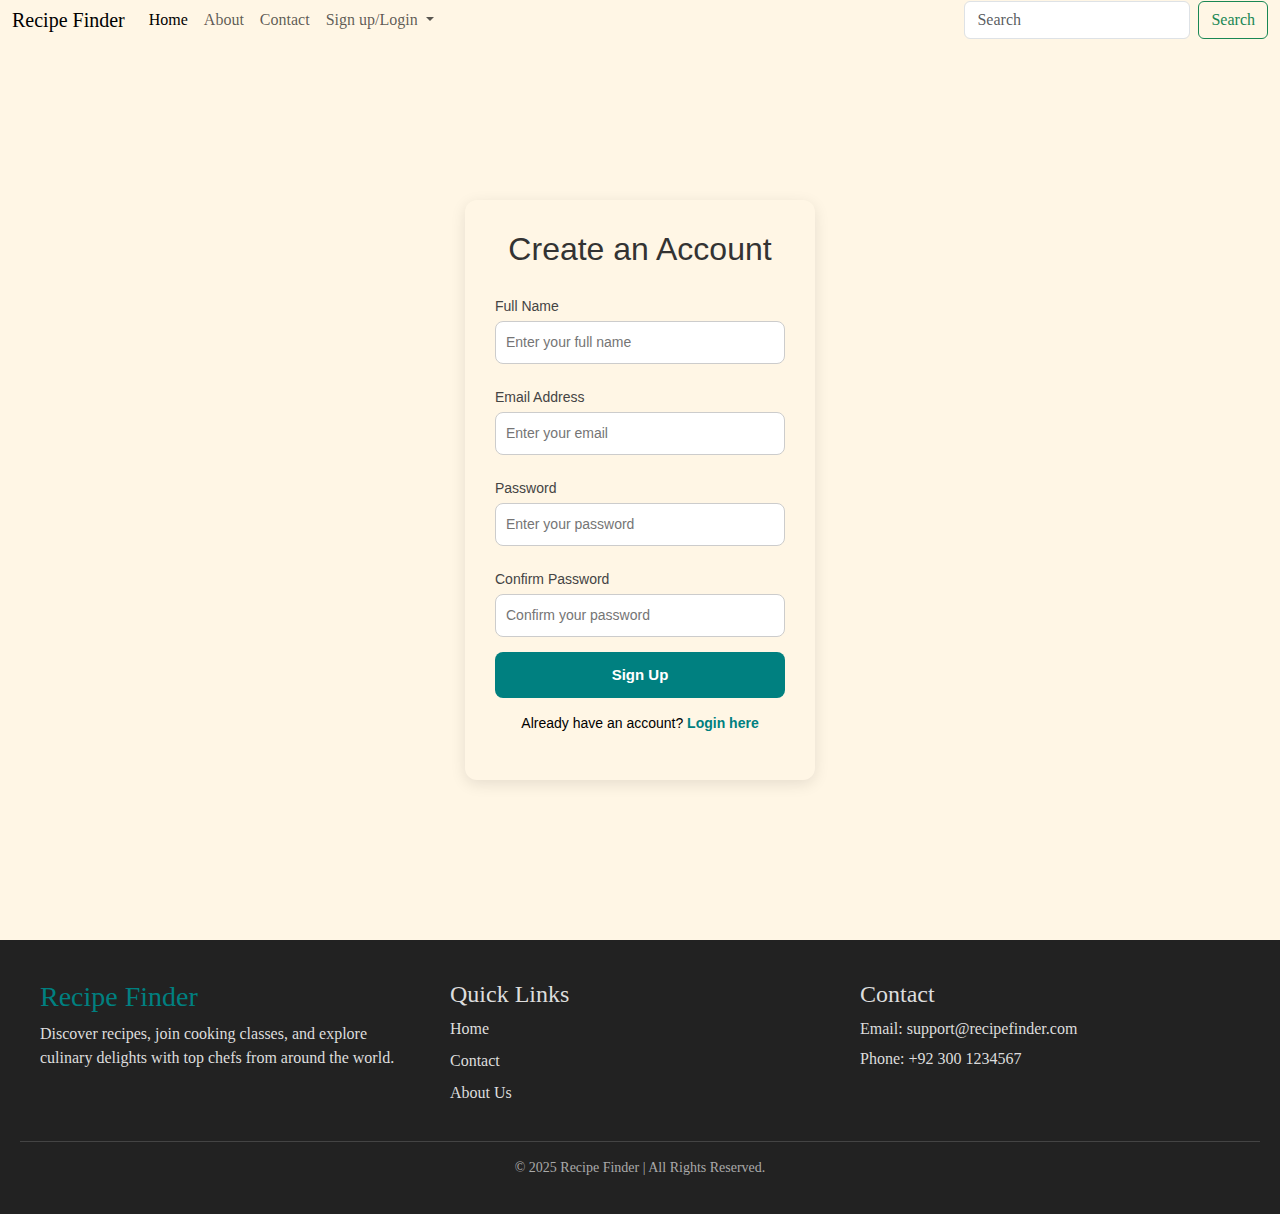
<file: signup.html>
<!DOCTYPE html>
<html lang="en">

<head>
    <meta charset="UTF-8">
    <meta name="viewport" content="width=device-width, initial-scale=1.0">

    <link href="https://cdn.jsdelivr.net/npm/bootstrap@5.3.7/dist/css/bootstrap.min.css" rel="stylesheet" integrity="sha384-LN+7fdVzj6u52u30Kp6M/trliBMCMKTyK833zpbD+pXdCLuTusPj697FH4R/5mcr" crossorigin="anonymous">
         <title>Recipe Finder App</title>
    <link rel="stylesheet" href="	https://cdn.jsdelivr.net/npm/bootstrap@5.3.7/dist/css/bootstrap.min.css">
    <link rel="stylesheet" href="a2.css">
    <link rel="stylesheet" href="./auth.css">
</head>
<body>
        <nav class="navbar navbar-expand-lg bg-body-tertiary" style= "padding: 0px;">
  <div class="container-fluid" style="background-color: #fff6e5; font-family: 'Times New Roman', Times, serif;" >
    <a class="navbar-brand"  href="#">Recipe Finder </a>
    <button class="navbar-toggler" type="button" data-bs-toggle="collapse" data-bs-target="#navbarSupportedContent" aria-controls="navbarSupportedContent" aria-expanded="false" aria-label="Toggle navigation">
      <span class="navbar-toggler-icon"></span>
    </button>
    <div class="collapse navbar-collapse" id="navbarSupportedContent">
      <ul class="navbar-nav me-auto mb-2 mb-lg-0">
        <li class="nav-item">
          <a class="nav-link active" aria-current="page" href="./index.html" >Home</a>
        </li>
        <li class="nav-item">
          <a class="nav-link" href="./about.html">About</a>
        </li>
         <li class="nav-item">
          <a class="nav-link" href="./contact.html">Contact</a>
        </li>
        <li class="nav-item dropdown">
          <a class="nav-link dropdown-toggle" href=""  role="button" data-bs-toggle="dropdown" aria-expanded="false">
            Sign up/Login
          </a>
          <ul class="dropdown-menu">
            <li><a class="dropdown-item" href="./signup.html">Sign up</a></li>
            <li><a class="dropdown-item" href="./login.html">Login</a></li>
            <li><hr class="dropdown-divider"></li>
            <li><a class="dropdown-item" href="./index.html">Explore As A Guest</a></li>
          </ul>
        </li>
       <!--- <li class="nav-item">
          <a class="nav-link disabled" aria-disabled="true">Disabled</a>
        </li>-->
      </ul>
      <form class="d-flex" role="search">
        <input class="form-control me-2" type="search" placeholder="Search" aria-label="Search"/>
        <button class="btn btn-outline-success" type="submit">Search</button>
      </form>
    </div>
  </div>
</nav>
<div class="auth-page">
 <div class="auth-container">
    <h2>Create an Account</h2>
    <form action="#" method="POST" class="auth-form">
      <label for="fullname">Full Name</label>
      <input type="text" id="fullname" name="fullname" placeholder="Enter your full name" required>

      <label for="email">Email Address</label>
      <input type="email" id="email" name="email" placeholder="Enter your email" required>

      <label for="password">Password</label>
      <input type="password" id="password" name="password" placeholder="Enter your password" required>

      <label for="confirm-password">Confirm Password</label>
      <input type="password" id="confirm-password" name="confirm-password" placeholder="Confirm your password" required>

      <button type="submit">Sign Up</button>
    </form>

    <p class="auth-switch">
      Already have an account? <a href="login.html">Login here</a>
    </p>
  </div>
</div>  

<footer class="site-footer">
  <div class="footer-container">
    <div class="footer-about">
      <h3>Recipe Finder</h3>
      <p>Discover recipes, join cooking classes, and explore culinary delights with top chefs from around the world.</p>
    </div>

    <div class="footer-links">
      <h4>Quick Links</h4>
      <ul>
        <li><a href="./index.html">Home</a></li>
        <li><a href="./contact.html">Contact</a></li>
        <li><a href="./about.html">About Us</a></li>
      </ul>
    </div>

    <div class="footer-contact">
      <h4>Contact</h4>
      <p>Email: support@recipefinder.com</p>
      <p>Phone: +92 300 1234567</p>
    </div>
  </div>

  <div class="footer-bottom">
    <p>&copy; 2025 Recipe Finder | All Rights Reserved.</p>
  </div>
</footer>

<script src="https://cdn.jsdelivr.net/npm/bootstrap@5.3.2/dist/js/bootstrap.bundle.min.js"></script>

</body>
</html>
</file>
<file: a2.css>
body {
    font-family: sans-serif;
    margin: 0;
    background-color: #fff6e5;
    color: black;
    padding: 0;
}

.header {
    text-align: center;
    background-color: #ffffff;
    padding: 20px;
    box-shadow: 0 2px 4px rgba(0, 0, 0, 0.1);
}

.container {
    max-width: 1400px;
    margin :auto;
    padding: 0 20px;
    background-color: #fff6e5;
    height: 100px;
}
.container-search{
  font-family: 'Times New Roman', Times, serif;
  margin: 30px;
  display:flex;
   flex-direction: column; /* stack h2 and button */
  justify-content: center; /* vertical center */
  align-items: center; /* horizontal center */
  text-align: center;
  min-height: 200px; /* for better centering */
  opacity: 0; /* hidden initially */
  transform: translateY(30px); /* move slightly down */
  animation: fadeInUp 1s ease-out forwards; /* apply animation */
}
.search-h2 h2{
  font-weight: bolder;
  margin-bottom: 15px;
 
}
.search-a{
 background-color: teal;
  padding: 8px 20px;
  border-radius: 10px;
  border: none;
  cursor: pointer;
  margin: 20px;
  transition: background-color 0.3s ease;
  
}
.search-a:hover{
  background-color: burlywood;
}
.search-a a{
  color: white;
  text-decoration: none;
  align-content: center;

}

@keyframes fadeInUp {
  0% {
    opacity: 0;
    transform: translateY(40px);
  }
  100% {
    opacity: 1;
    transform: translateY(0);
  }
}


.search_box {
    display: flex;
    justify-content: center;
    margin-bottom: 30px;
}

#bar {
    width: 400px;
    padding: 10px;
    border: 1px solid ;
    background-color: whitesmoke;
    border-radius: 5px 0 0 5px;
    font-size: 16px;
    margin-top: 30px;
}

#searchbutton {
    padding: 10px;
    width: 100px;
    border: 0;
    border-radius: 0 5px 5px 0;
    color: black;
    background-color:teal;
    font-size: 16px;
    cursor: pointer;
    margin-top: 30px;
}

#searchbutton:hover {
    background-color: #82ce82;
}


.recipes-container {
    display: grid;
    grid-template-columns: repeat(auto-fit, minmax(250px, 1fr));
    gap: 20px;
}

.recipe-card {
    background-color: #ffffff;
    border-radius: 8px;
    overflow: hidden;
    box-shadow: 0 4px 8px rgba(0, 0, 0, 0.1);
    transition: transform 0.2s ease-in-out;
}

.recipe-card:hover {
    transform: translateY(-5px);
}

.recipe-card img {
    width: 100%;
    height: 200px;
    object-fit: cover;
}

.recipe-details {
    padding: 15px;
    text-align: center;
}

.recipe-details h3 {
    margin: 0 0 10px 0;
    font-size: 1.2em;
}

.view-recipe-btn {
    padding: 8px 15px;
    border: none;
    background-color: #4CAF50;
    color: white;
    border-radius: 5px;
    cursor: pointer;
}

.view-recipe-btn:hover {
    background-color: #3e8e41;
}

/* Modal Styles */
.recipe-details-modal {
    display: none;
    position: fixed;
    z-index: 100;
    left: 0;
    top: 0;
    width: 100%;
    height: 100%;
    background-color: rgba(0, 0, 0, 0.5);
    justify-content: center;
    align-items: center;
}

.modal-content {
    background-color: #fff;
    padding: 20px;
    border-radius: 10px;
    max-width: 600px;
    position: relative;
    max-height: 80%;
    overflow-y: auto;
}

.close-modal-btn {
    position: absolute;
    top: 10px;
    right: 15px;
    font-size: 24px;
    font-weight: bold;
    border: none;
    background: none;
    cursor: pointer;
    color: #aaa;
}

.close-modal-btn:hover {
    color: #333;
}

#modalDetails img {
    max-width: 100%;
    height: auto;
    border-radius: 8px;
    margin-bottom: 20px;
}

#modalDetails h2 {
    text-align: center;
    margin-bottom: 10px;
}

#modalDetails h3 {
    margin-top: 20px;
    margin-bottom: 5px;
}

#modalDetails ul, #modalDetails ol {
    margin-top: 0;
    padding-left: 20px;
}
.navbar {
    margin-bottom: 0;
    margin: 0px;
}
    
.carousel{
    margin-top: 0;
    margin: 0px;
}

.arrow-buttons {
      display: flex;
      flex-wrap: wrap;
      gap: 10px; /* space between arrows */
    }

   
    .arrow-btn {
      display:inline-flex;
      margin-left: 310px;
      align-items: center;
      justify-content: center;
      width: 35px;
      height: 35px;
      border-radius: 50%;       /* makes it a circle */
      border: 2px solid teal;
      color: teal;
      font-size: 24px;
      cursor: pointer;
      transition: all 0.3s ease;
      
      text-decoration: none;
    }

    .arrow-btn:hover{
        background-color: teal;
        color: white;
    }

    .arrow-btn1 {
      display:inline-flex;
      margin-left: 10px;
      text-align: center;
      align-items: center;
      justify-content: center;
      width: 35px;
      height: 35px;
      border-radius: 50%;       /* makes it a circle */
      border: 2px solid teal;
      color: teal;
      font-size: 24px;
      cursor: pointer;
      transition: all 0.3s ease;
      text-decoration: none;
    }
    .arrow-btn1:hover{
        background-color: teal;
        color: white;
    }
    .Image-Selection{
      display: flex;
      flex-wrap: wrap;
      justify-content: center;
      gap: 10px;

    }
    .block-img{
        width: 250px;
        height: 400px;
        padding: 20px;
        border-radius: 4em;
        margin-left: 30px;
        margin-right: 20px;
        justify-content: center;
        
    }
    .three-images-block{
        display: flex;
        flex-wrap: wrap;
        justify-content: center; /* keep them centered */
        gap: 20px; 
    }
    .img-1{
      flex: 1 1  300px; /* each takes min 300px, shrinks/grows if needed */
      max-width: 300px; /* keep them from stretching too much */
      text-align: center;
    }
    
    .three-image-block{
        width: 300px;
        height: 300px;
        padding: 10px;
        margin-top: 20px;
        margin-left: 20px;
        border-radius: 40px;
  }
    .three-image-block1{
        width: 300px;
        height: 300px;
        padding: 10px;
        border-radius: 40px;
        margin-left:20px;
        gap: 20px;
    }

    .img-1 h2{
        font-family: 'Times New Roman', Times, serif;
        text-align: center;
    }
    .img-1 p {
        font-family: 'Times New Roman', Times, serif;
        padding: 20px;
    }
    .img-1-i{
      flex: 1 1  300px; /* each takes min 300px, shrinks/grows if needed */
      max-width: 300px; /* keep them from stretching too much */
      text-align: center;
      font-family: 'Times New Roman', Times, serif;
      padding: 20px;
      text-align: center;
      margin-top: 150px;

    }

    .image-with-text{
         display: flex;     
         flex-wrap: wrap;           
         align-items: center;         
         justify-content: space-between;
         margin: 50px;
         gap: 20px;   
         
        
    }
    .text{
        font-family: 'Times New Roman', Times, serif;
        margin-left: 30px;
        margin-top: 80px;
        max-width: 300px;

    }
   .image img {
      max-width: 500px;
      width: 350px;
      height: auto;
      border-radius: 10px;
      object-fit: cover;
      
    }
   @media (max-width: 768px) {
  .image-with-text {
    margin: 20px;
    gap: 10px;
  }

  .image img {
    width: 200px;   /* smaller image for mobile */
  }

  .text {
    margin: 10px;
    max-width: 200px; /* prevent text from being too wide */
  }
}



   
 .parallax-container {
  background-image: url('./transition-img.jpg');
  height: 100vh;              
  width: 100%;               
  background-position: center;
  background-repeat: no-repeat;
  background-size: cover;  
}

  


.headings-container{
  display: flex;
  flex-wrap: wrap;
  justify-content: center;
  gap: 20px;
 
}
.heading-container {
  flex: 1 1 300px; /* each takes min 300px, shrinks/grows if needed */
  max-width: 300px; /* keep them from stretching too much */
  text-align: center;
  margin-top: 40px;
  margin-bottom: 10px;
}
.heading-image{
       width: 250px;
       height: 250px;
       border-radius: 500px;
       padding: 10px;
       align-content: center;
}
.heading-h3{
  font-family: 'Times New Roman', Times, serif;
  padding: 10px;
  text-align: center;
  
}
.heading-a{
  margin: 10px;
  border-radius: 20px;
  padding: 10px;
  background-color: teal;
}
.heading-a:hover{
  background-color: #4CAF50;
}
.headings-container a{
  color: white;
  text-align: center;
  
}
.heading-container a:link{
  text-decoration: none;
}
.heading-container a:hover{
  color:white
}


.site-footer {
  background: #222;          /* Dark background */
  color: #ddd;               /* Light text */
  padding: 40px 20px 20px;   /* Spacing */
  font-family: 'Times New Roman', serif;
}

.footer-container {
  display: flex;
  justify-content: space-between;
  flex-wrap: wrap;  /* Makes it responsive */
  max-width: 1200px;
  margin: auto;
  gap: 30px;
}

.footer-about,
.footer-links,
.footer-contact {
  flex: 1 1 250px;  /* Responsive columns */
}

.footer-about h3 {
  color: teal;
}

.footer-links ul {
  list-style: none;
  padding: 0;
}

.footer-links ul li {
  margin: 8px 0;
}

.footer-links ul li a {
  text-decoration: none;
  color: #ddd;
  transition: 0.3s;
}

.footer-links ul li a:hover {
  color: teal;
}

.footer-contact p {
  margin: 6px 0;
}

.footer-bottom {
  text-align: center;
  margin-top: 20px;
  border-top: 1px solid #444;
  padding-top: 15px;
  font-size: 14px;
  color: #aaa;
}



  /* @media (max-width: 900px) {
  body {
    max-width: 45%;
  }
   }*/

@media (max-width: 300px) {
  body {
    max-width: 100%;
  }
}
</file>
<file: about.css>
.about {
  padding: 50px 10%;
  background: #fff6e5;
  font-family: 'Times New Roman', Times, serif;
  background-image: url(./About.jpg);
  color: white;
}
.about-container {
  display: flex;
  justify-content: space-between;
  align-items: center;
  gap: 50px;
  flex-wrap: wrap;
}
.about-text {
  flex: 1;
}
.about-text h1 {
  font-size: 2.5rem;
  margin-bottom: 15px;
  
}
.about-text h2 {
  margin-top: 20px;
  font-size: 1.5rem;
  color: white;
}
.about-text p {
  margin: 10px 0;
  line-height: 1.6;
  color:white;
}
.about-text ul {
  margin: 10px 0 20px 20px;
}
.about-text ul li {
  margin-bottom: 8px;
}

/* Buttons */
.btn {
  display: inline-block;
  padding: 10px 20px;
  margin-right: 10px;
  background: teal;
  color: black;
  border: none;
  border-radius: 5px;
  text-decoration: none;
  transition: 0.3s;
}
.btn:hover {
  background: #4CAF50;
  color: white;
}
.btn-outline {
  border: 2px solid teal;
  color: black;
}
.btn-outline:hover {
  background: #4CAF50;
  color: white;
}

/* Image */
.about-image img {
  max-width: 100%;
  border-radius: 15px;
  box-shadow: 0px 4px 15px rgba(0,0,0,0.2);
}
</file>
<file: blogs.css>
body {
  font-family:'Times New Roman', Times, serif;
  margin: 0;
  padding: 0;
  line-height: 1.6;
  background: #fff6e5;
  color: #333;
}

.blog-header {
  text-align: center;
  padding: 20px;
  background: teal;
  color: white;
}
.blog-header h1 {
  margin-bottom: 10px;
}
.blog-meta {
  font-size: 0.9rem;
  opacity: 0.9;
}


.blog-hero img {
  width: 100%;
  height: auto;
  border-bottom: 4px solid teal;
}

.blog-content {
  max-width: 800px;
  margin: 30px auto;
  padding: 0 20px;
}
.blog-content h2 {
  margin-top: 25px;
  color: teal;
}
.intro {
  font-size: 1.2rem;
  margin-bottom: 20px;
}

/* Conclusion Box */
.conclusion {
  margin-top: 30px;
  padding: 15px;
  background: teal;
  border-left: 5px solid teal;
  color: white;
}
.conclusion h3 {
  margin-top: 0;
}

/* Call To Action */
.cta {
  margin-top: 30px;
  padding: 15px;
  text-align: center;
  background: teal;
  color: white;
  border-radius: 5px;
}
.cta a {
  color: white;
  text-decoration: underline;
  font-weight: bold;
}
</file>
<file: contact.css>
body {
  font-family:'Times New Roman', Times, serif;
  margin: 0;
  padding: 0;
  background: #fff6e5;
}

.contact-section {
  padding: 50px 20px;
  max-width: 1100px;
  margin: auto;
}

.contact-section h1 {
  text-align: center;
  font-size: 2.5rem;
  margin-bottom: 10px;
  color: #333;
}

.contact-intro {
  text-align: center;
  color: #555;
  margin-bottom: 40px;
  font-size: 1rem;
}

.contact-container {
  display: flex;
  flex-wrap: wrap;
  gap: 30px;
  justify-content: center;
}

.contact-form, .contact-info {
  background: #fff;
  padding: 25px;
  border-radius: 10px;
  box-shadow: 0 4px 10px rgba(0,0,0,0.1);
  flex: 1;
  min-width: 300px;
}

.contact-form label {
  display: block;
  margin-bottom: 8px;
  color: #333;
  font-weight: bold;
}

.contact-form input,
.contact-form textarea {
  width: 100%;
  padding: 10px;
  margin-bottom: 20px;
  border: 1px solid #ccc;
  border-radius: 6px;
}

.contact-form input:focus,
.contact-form textarea:focus {
  border-color: teal;
  outline: none;
}

.btn {
  display: inline-block;
  background: teal;
  color: #fff;
  padding: 12px 20px;
  border: none;
  border-radius: 6px;
  cursor: pointer;
  transition: 0.3s ease;
}

.btn:hover {
  background: #0056b3;
}

.contact-info h2 {
  margin-bottom: 15px;
  color: teal;
}

.contact-info p {
  margin: 10px 0;
  color: #444;
}

.social-links {
  margin-top: 20px;
}

.social-links a {
  margin-right: 15px;
  text-decoration: none;
  color: teal;
  font-weight: bold;
}

.social-links a:hover {
  text-decoration: underline;
}
</file>
<file: auth.css>
.auth-page {
  font-family: Arial, sans-serif;
  background: #fff6e5;
  display: flex;
  flex-wrap: wrap;
  align-items: center;
  justify-content: center;
  height: 100vh;
  margin: 0;
}

.auth-container {
  background: #fff6e5;
  padding: 30px;
  width: 350px;
  border-radius: 12px;
  box-shadow: 0px 4px 15px rgba(0,0,0,0.1);
  text-align: center;
}

.auth-container h2 {
  margin-bottom: 20px;
  color: #333;
}

.auth-form {
  display: flex;
  flex-direction: column;
  text-align: left;
}

.auth-form label {
  font-size: 14px;
  margin: 8px 0 4px;
  color: #444;
}

.auth-form input {
  padding: 10px;
  border: 1px solid #ccc;
  border-radius: 8px;
  margin-bottom: 15px;
  font-size: 14px;
}

.auth-form input:focus {
  border-color: teal;
  outline: none;
}

button {
  background: teal;
  color: #fff;
  padding: 12px;
  border: none;
  border-radius: 8px;
  cursor: pointer;
  font-size: 15px;
  font-weight: bold;
  transition: 0.3s ease;
}

button:hover {
  background: palevioletred;
}

.auth-switch {
  margin-top: 15px;
  font-size: 14px;
}

.auth-switch a {
  color: teal;
  text-decoration: none;
  font-weight: bold;
}

.auth-switch a:hover {
  text-decoration: underline;
}
</file>
